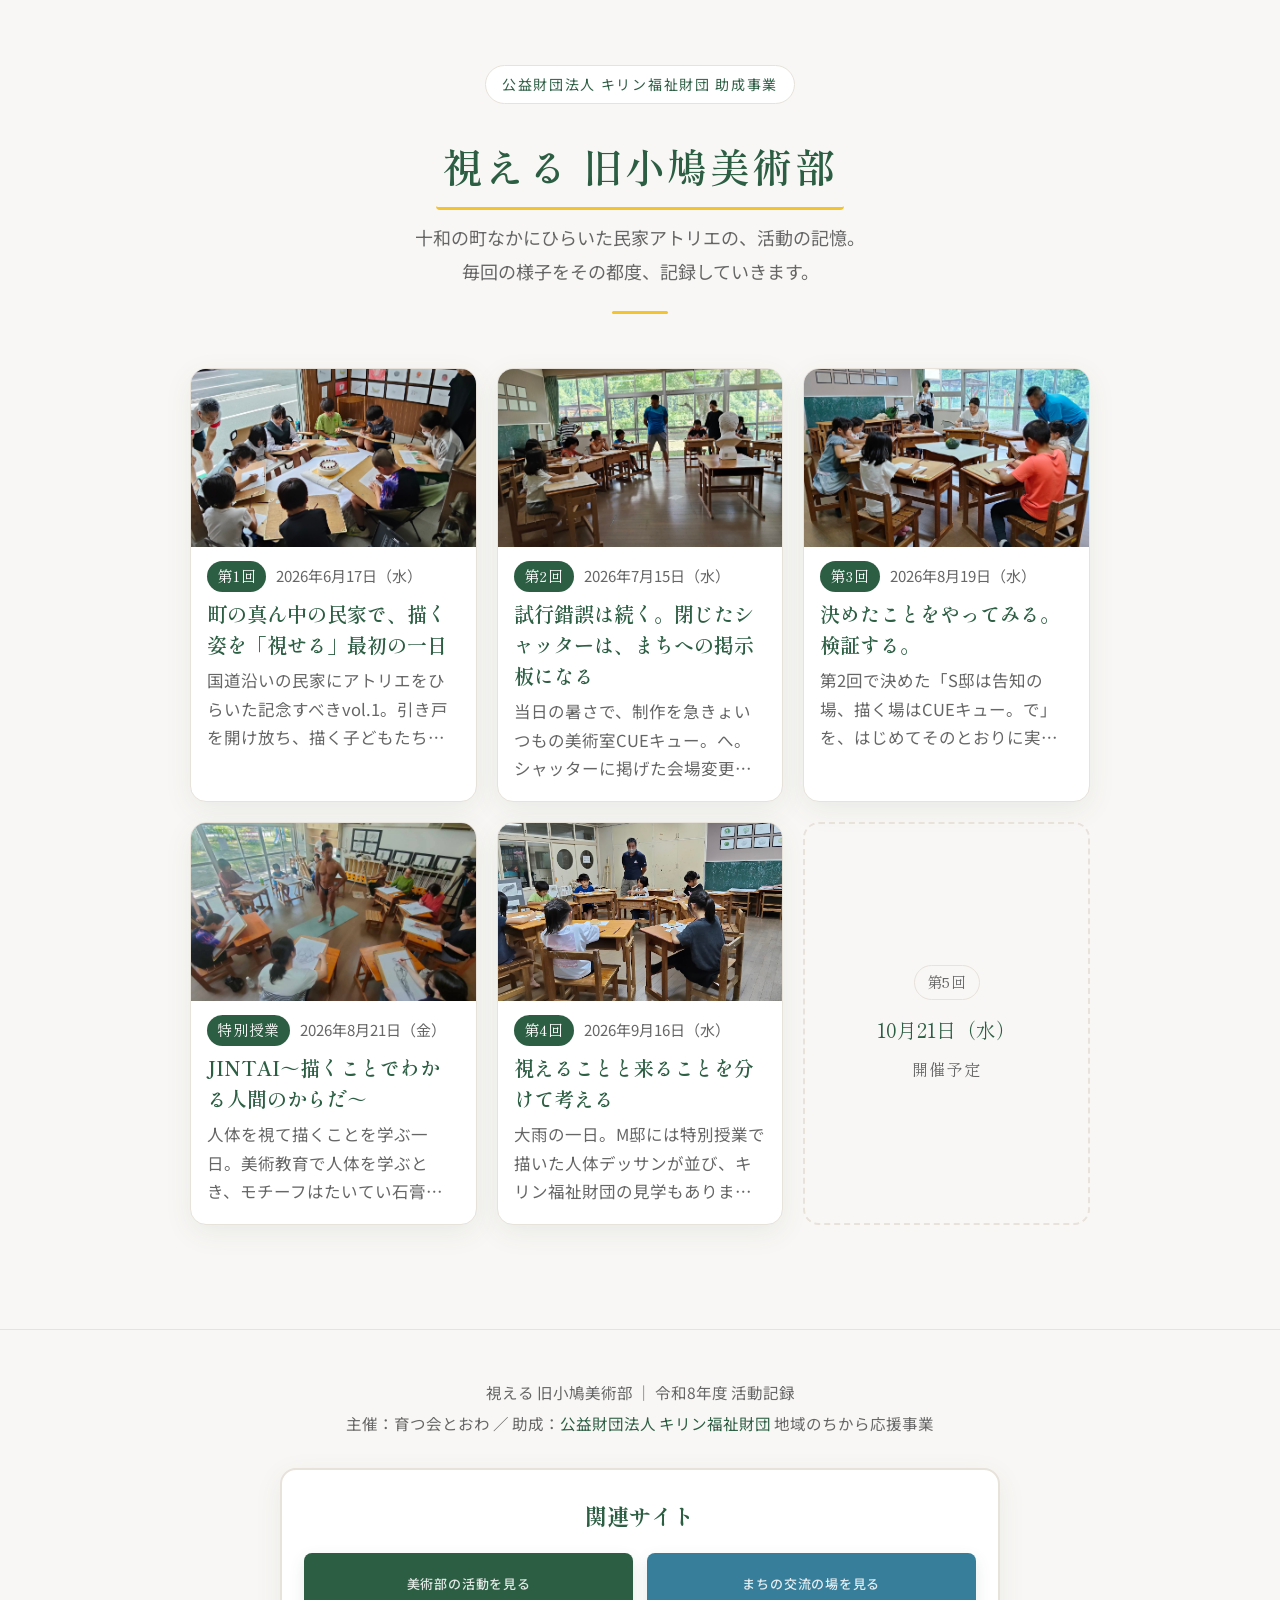
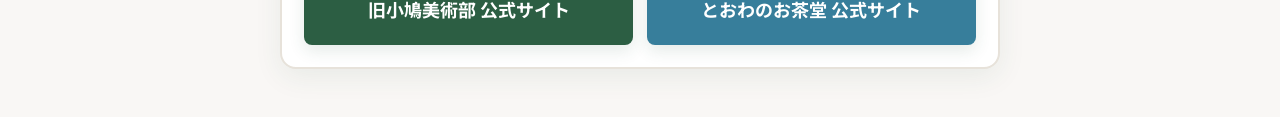
<file: index.html>
<!DOCTYPE html>
<html lang="ja">
<head>
  <meta charset="UTF-8" />
  <meta name="viewport" content="width=device-width, initial-scale=1.0" />
  <!-- 検索エンジンに載せない（URLを知る人だけ） -->
  <meta name="robots" content="noindex, nofollow" />
  <title>美術部 活動記録 ｜ 令和8年度</title>
  <link rel="preconnect" href="https://fonts.googleapis.com">
  <link rel="preconnect" href="https://fonts.gstatic.com" crossorigin>
  <link href="https://fonts.googleapis.com/css2?family=Noto+Sans+JP:wght@300;400;500;700&family=Shippori+Mincho:wght@500;600;700&display=swap" rel="stylesheet">
  <link rel="stylesheet" href="assets/style.css" />
</head>
<body>

  <header class="site-head">
    <div class="badge">公益財団法人 キリン福祉財団 助成事業</div>
    <h1><a class="brand-link" href="https://tetiteti36-wq.github.io/kobato-art-site/" target="_blank" rel="noopener noreferrer">視える 旧小鳩美術部</a></h1>
    <p>十和の町なかにひらいた民家アトリエの、活動の記憶。<br />
       毎回の様子をその都度、記録していきます。</p>
    <div class="rule"></div>
  </header>

  <main class="feed">
    <div class="card-grid">

      <!-- 新しい回を上（左）に追加していく -->

      <a class="card" href="reports/2026-06-17-vol01.html">
        <div class="thumb" style="background-image:url('assets/img/vol1/vol01-cover.jpg')"></div>
        <div class="body">
          <div class="meta">
            <span class="vol">第1回</span>
            <span>2026年6月17日（水）</span>
          </div>
          <h2>町の真ん中の民家で、描く姿を「視せる」最初の一日</h2>
          <p class="excerpt">国道沿いの民家にアトリエをひらいた記念すべきvol.1。引き戸を開け放ち、描く子どもたちの姿をまちに開きました。</p>
        </div>
      </a>

      <a class="card" href="reports/2026-07-15-vol02.html">
        <div class="thumb" style="background-image:url('assets/img/vol2/5.jpg')"></div>
        <div class="body">
          <div class="meta">
            <span class="vol">第2回</span>
            <span>2026年7月15日（水）</span>
          </div>
          <h2>試行錯誤は続く。閉じたシャッターは、まちへの掲示板になる</h2>
          <p class="excerpt">当日の暑さで、制作を急きょいつもの美術室CUEキュー。へ。シャッターに掲げた会場変更の告知が、思いがけずまちの目に留まりました。</p>
        </div>
      </a>

      <!-- ↑ これを複製して、第3回・第4回…と増やしていきます -->

      <a class="card" href="reports/2026-08-19-vol03.html">
        <div class="thumb" style="background-image:url('assets/img/vol3/vol03-cover.jpg')"></div>
        <div class="body">
          <div class="meta">
            <span class="vol">第3回</span>
            <span>2026年8月19日（水）</span>
          </div>
          <h2>決めたことをやってみる。検証する。</h2>
          <p class="excerpt">第2回で決めた「S邸は告知の場、描く場はCUEキュー。で」を、はじめてそのとおりに実行。シャッターに貼ったポスターは、貼っている最中から通りがかりの人の足を止めました。</p>
        </div>
      </a>

      <!-- 次回予告（記事ができたら、上のカード形式に置き換える） -->


      <a class="card" href="reports/2026-08-21-jintai.html">
        <div class="thumb" style="background-image:url('assets/img/jintai/jintai-09.jpg')"></div>
        <div class="body">
          <div class="meta">
            <span class="vol">特別授業</span>
            <span>2026年8月21日（金）</span>
          </div>
          <h2>JINTAI～描くことでわかる人間のからだ～</h2>
          <p class="excerpt">人体を視て描くことを学ぶ一日。美術教育で人体を学ぶとき、モチーフはたいてい石膏像です。この日は実物の生身のからだを前に、3時間。</p>
        </div>
      </a>

      <a class="card" href="reports/2026-09-16-vol04.html">
        <div class="thumb" style="background-image:url('assets/img/vol4/vol04-03.jpg')"></div>
        <div class="body">
          <div class="meta">
            <span class="vol">第4回</span>
            <span>2026年9月16日（水）</span>
          </div>
          <h2>視えることと来ることを分けて考える</h2>
          <p class="excerpt">大雨の一日。M邸には特別授業で描いた人体デッサンが並び、キリン福祉財団の見学もありました。知られてきた手応えと、それが参加には表れないこと。</p>
        </div>
      </a>

      <!-- 次回予告（記事ができたら、上のカード形式に置き換える） -->
      <div class="card card-next">
        <div class="next-inner">
          <span class="vol vol-ghost">第5回</span>
          <p class="next-date">10月21日（水）</p>
          <p class="next-note next-note--soft">開催予定</p>
        </div>
      </div>

    </div>
  </main>

  <footer class="site-foot">
    <p>視える 旧小鳩美術部 ｜ 令和8年度 活動記録<br />
       主催：育つ会とおわ ／ 助成：<span class="kirin">公益財団法人 キリン福祉財団</span> 地域のちから応援事業</p>
    <section class="related-sites" aria-labelledby="related-sites-title">
      <h2 id="related-sites-title">関連サイト</h2>
      <nav class="site-links" aria-label="関連サイト">
        <a class="site-link site-link--art" href="https://tetiteti36-wq.github.io/kobato-art-site/" target="_blank" rel="noopener noreferrer"><span>美術部の活動を見る</span>旧小鳩美術部 公式サイト</a>
        <a class="site-link site-link--tea" href="https://tetiteti36-wq.github.io/towaochadou-site/" target="_blank" rel="noopener noreferrer"><span>まちの交流の場を見る</span>とおわのお茶堂 公式サイト</a>
      </nav>
    </section>
  </footer>

</body>
</html>
</file>
<file: assets/style.css>
/* =========================================================
   美術部 活動記録 — 共通スタイル
   既存サイト（小鳩美術部）のデザイントークンに準拠
   静的サイト（ビルドなし） / バニラCSS
   ========================================================= */

:root {
  --clr-forest-green: #2C5E43;
  --clr-soft-blue:    #A9D1E1;
  --clr-accent-yellow:#F4C430;
  --clr-accent-orange:#E67E22;
  --clr-text-main:    #333333;
  --clr-text-light:   #666666;
  --clr-bg-light:     #F9F7F5;
  --clr-bg-white:     #FFFFFF;
  --clr-line:         #e7e2da;

  --font-heading: 'Shippori Mincho', serif;
  --font-body:    'Noto Sans JP', sans-serif;

  --space-sm: 1rem;
  --space-md: 2rem;
  --space-lg: 4rem;

  --br-sm: 8px;
  --br-md: 16px;
  --br-lg: 24px;

  --shadow: 0 8px 28px rgba(44, 94, 67, .08);
  --maxw:   760px;
}

* { box-sizing: border-box; }
html { scroll-behavior: smooth; }

body {
  margin: 0;
  font-family: var(--font-body);
  font-size: 19px;
  color: var(--clr-text-main);
  background-color: var(--clr-bg-light);
  line-height: 1.9;
  font-weight: 400;
  -webkit-font-smoothing: antialiased;
}

.wrap { max-width: var(--maxw); margin: 0 auto; padding: 0 20px; }

/* ---------- ヘッダー ---------- */
.site-head {
  text-align: center;
  padding: 4rem 20px 2rem;
}
.site-head .badge {
  display: inline-block;
  font-size: 14px;
  letter-spacing: .12em;
  color: var(--clr-forest-green);
  background: var(--clr-bg-white);
  border: 1px solid var(--clr-line);
  padding: 5px 16px;
  border-radius: 999px;
  margin-bottom: 1.4rem;
}
.site-head h1 {
  font-family: var(--font-heading);
  font-weight: 600;
  font-size: clamp(28px, 5vw, 40px);
  color: var(--clr-forest-green);
  margin: 0 0 .6rem;
  letter-spacing: .06em;
}
.brand-link {
  position: relative;
  display: inline-block;
  color: inherit;
  text-decoration: none;
  border-bottom: 3px solid var(--clr-accent-yellow);
  border-radius: 10px 10px 4px 4px;
  padding: .05em .18em .08em;
  cursor: pointer;
  transition: color .35s ease, background-color .35s ease,
              box-shadow .35s ease, transform .35s cubic-bezier(.2,.8,.2,1);
}
.brand-link::after {
  content: "公式サイトへ";
  position: absolute;
  left: 50%; top: -2.25em;
  color: var(--clr-bg-white);
  background: var(--clr-forest-green);
  border-radius: 999px;
  padding: 3px 12px;
  font-family: var(--font-body);
  font-size: 12px;
  font-weight: 500;
  letter-spacing: .08em;
  line-height: 1.6;
  white-space: nowrap;
  opacity: 0;
  pointer-events: none;
  transform: translate(-50%, 7px) scale(.94);
  transition: opacity .3s ease, transform .35s cubic-bezier(.2,.8,.2,1);
}
.brand-link:hover,
.brand-link:focus-visible {
  color: var(--clr-accent-orange);
  background: rgba(244, 196, 48, .12);
  box-shadow: 0 10px 30px rgba(44, 94, 67, .16);
  transform: translateY(-3px) scale(1.025);
  outline: none;
}
.brand-link:hover::after,
.brand-link:focus-visible::after {
  opacity: 1;
  transform: translate(-50%, 0) scale(1);
}
@media (prefers-reduced-motion: reduce) {
  .brand-link,
  .brand-link::after { transition: none; }
  .brand-link:hover,
  .brand-link:focus-visible { transform: none; }
}
.site-head p {
  color: var(--clr-text-light);
  margin: 0 auto;
  max-width: 30em;
  font-size: 18px;
}
.rule {
  width: 56px; height: 3px; margin: 1.4rem auto 0;
  background: var(--clr-accent-yellow); border-radius: 3px;
}

/* ---------- レポート一覧（カード／横3枚グリッド） ---------- */
.feed {
  max-width: 940px; margin: 0 auto;
  padding: 1.4rem 20px 4.5rem;
}
.card-grid {
  display: grid; grid-template-columns: repeat(3, 1fr);
  gap: 20px; align-items: stretch;
}
@media (max-width: 760px) { .card-grid { grid-template-columns: repeat(3, 1fr); gap: 12px; } }
@media (max-width: 480px) { .card-grid { grid-template-columns: 1fr 1fr; } }

.card {
  display: block;
  text-decoration: none;
  color: inherit;
  background: var(--clr-bg-white);
  border: 1px solid var(--clr-line);
  border-radius: var(--br-md);
  box-shadow: var(--shadow);
  overflow: hidden;
  transition: transform .18s ease, box-shadow .18s ease;
}
.card:hover { transform: translateY(-3px); box-shadow: 0 14px 34px rgba(44,94,67,.14); }

/* 次回予告カード（記事ができたら通常カードに置き換え） */
.card-next {
  border: 2px dashed var(--clr-line); background: transparent; box-shadow: none;
  display: flex; align-items: center; justify-content: center; text-align: center;
  min-height: 140px;
}
.card-next:hover { transform: none; box-shadow: none; }
.next-inner { padding: 1.6rem; color: var(--clr-text-light); }
.vol-ghost {
  display: inline-block; font-family: var(--font-heading);
  color: var(--clr-text-light); background: transparent;
  border: 1px solid var(--clr-line); padding: 2px 12px; border-radius: 999px;
  font-size: 15px; letter-spacing: .05em; margin-bottom: .7rem;
}
.next-date { font-family: var(--font-heading); color: var(--clr-forest-green); font-size: 20px; margin: 0 0 .3rem; }
.next-note { font-family: var(--font-heading); font-size: 16px; color: var(--clr-forest-green); margin: 0; letter-spacing: .08em; }
.next-note--soft { color: var(--clr-text-light); }

.card .thumb {
  aspect-ratio: 16 / 10;
  background: #eceae5 center/cover no-repeat;
  display: flex; align-items: center; justify-content: center;
  color: #b3ada1; font-size: 13px;
}
.card .body { padding: .9rem 1rem 1.1rem; }
.card .meta {
  display: flex; gap: 10px; flex-wrap: wrap; align-items: center;
  font-size: 15px; color: var(--clr-text-light); margin-bottom: .4rem;
}
.card .meta .vol {
  font-family: var(--font-heading);
  color: var(--clr-bg-white);
  background: var(--clr-forest-green);
  padding: 1px 10px; border-radius: 999px; font-size: 15px;
  letter-spacing: .05em;
}
.card h2 {
  font-family: var(--font-heading); font-weight: 600;
  color: var(--clr-forest-green);
  font-size: 20px; line-height: 1.55; margin: 0 0 .35rem;
}
.card .excerpt {
  color: var(--clr-text-light); font-size: 16.5px; line-height: 1.75; margin: 0;
  display: -webkit-box; -webkit-line-clamp: 3; -webkit-box-orient: vertical; overflow: hidden;
}

/* ---------- 記事ページ ---------- */
.article { padding: .6rem 0 4.5rem; }
.article .back {
  display: inline-block; margin: .6rem 0 1.4rem;
  color: var(--clr-text-light); text-decoration: none; font-size: 16px;
}
.article .back:hover { color: var(--clr-forest-green); }

.article header {
  border-bottom: 1px solid var(--clr-line);
  padding-bottom: 1.4rem; margin-bottom: 1.6rem;
}
.article .vol-tag {
  font-family: var(--font-heading);
  color: var(--clr-bg-white); background: var(--clr-forest-green);
  padding: 3px 14px; border-radius: 999px; font-size: 13px; letter-spacing: .06em;
}
.article h1 {
  font-family: var(--font-heading); font-weight: 600;
  color: var(--clr-forest-green);
  font-size: clamp(27px, 4.5vw, 35px); margin: .8rem 0 1.2rem;
  line-height: 1.5;
}

/* シンボル写真（タイトル直下・小さめ＆中央） */
.hero {
  max-width: 560px; margin: 0 auto 1.6rem;
}
.hero img {
  width: 100%; height: auto; display: block;
  border-radius: var(--br-md); border: 1px solid var(--clr-line);
  box-shadow: var(--shadow); cursor: zoom-in;
}

.facts {
  display: grid; grid-template-columns: repeat(auto-fit, minmax(130px, 1fr));
  gap: 10px; margin: 0;
}
.facts .f {
  background: var(--clr-bg-white); border: 1px solid var(--clr-line);
  border-radius: var(--br-sm); padding: 10px 12px;
}
.facts .f .k { font-size: 15px; color: var(--clr-text-light); }
.facts .f .v {
  font-family: var(--font-heading); font-size: 19px; font-weight: 600;
  color: var(--clr-forest-green);
}
.facts-label {
  font-size: 15px; color: var(--clr-text-light);
  margin: 14px 0 6px; letter-spacing: .04em;
}

.article h2 {
  font-family: var(--font-heading); font-weight: 600;
  font-size: 24px; color: var(--clr-forest-green);
  margin: 2.4rem 0 .7rem;
  padding-left: 14px; border-left: 4px solid var(--clr-accent-yellow);
}
.article p { margin: 0 0 1rem; }
.inline-link {
  color: var(--clr-forest-green);
  text-decoration-color: var(--clr-accent-yellow);
  text-decoration-thickness: 2px;
  text-underline-offset: 3px;
}
.inline-link:hover { color: var(--clr-accent-orange); }
.article .note { color: var(--clr-text-light); font-size: 16px; }

/* 注釈（本文中のマーカーと、対応する脚注） */
.fn-ref {
  font-size: .75em; color: var(--clr-accent-orange);
  font-weight: 700; vertical-align: .3em; margin: 0 .1em;
  white-space: nowrap;
}
.article .footnote {
  font-size: 15px; line-height: 1.9; color: var(--clr-text-light);
  background: var(--clr-bg-light); border-left: 3px solid var(--clr-accent-orange);
  border-radius: 0 var(--br-sm) var(--br-sm) 0;
  padding: .9rem 1.1rem; margin: 1.2rem 0 1.6rem;
}
.article .footnote strong { color: var(--clr-text-main); }
.article ul {
  margin: 0 0 1rem; padding: 0; list-style: none;
}
.article ul li {
  position: relative; padding: .5rem .8rem .5rem 1rem;
  margin-bottom: .5rem;
  background: var(--clr-bg-white); border: 1px solid var(--clr-line);
  border-left: 3px solid var(--clr-soft-blue);
  border-radius: var(--br-sm);
}

/* 写真ギャラリー（3列・本文より広い帯で大きく見せる） */
.gallery {
  display: grid; grid-template-columns: repeat(3, 1fr);
  gap: 16px; margin: 1rem auto 1.4rem;
  width: min(100vw - 36px, 1080px);
  margin-left: 50%; transform: translateX(-50%);
}
.gallery figure {
  margin: 0;
  background: var(--clr-bg-white); border: 1px solid var(--clr-line);
  border-radius: var(--br-md); overflow: hidden; box-shadow: var(--shadow);
}
.gallery img {
  width: 100%; aspect-ratio: 4/3; object-fit: cover; display: block;
  cursor: zoom-in; transition: filter .15s ease;
}
.gallery img:hover { filter: brightness(1.05); }
.gallery figcaption {
  position: relative;
  font-size: 16px; color: var(--clr-text-light);
  padding: 12px 14px 14px; line-height: 1.65;
  max-height: 5.7em; overflow: hidden;
}
.gallery figcaption.caption-fade::after {
  content: "";
  position: absolute; left: 0; right: 0; bottom: 0;
  height: 2.5em;
  background: linear-gradient(to bottom, rgba(255,255,255,0), var(--clr-bg-white) 88%);
  pointer-events: none;
}
@media (max-width: 720px) {
  .gallery { grid-template-columns: repeat(2, 1fr); gap: 12px; }
}
@media (max-width: 420px) {
  .gallery { grid-template-columns: 1fr 1fr; gap: 10px; }
  .gallery figcaption { font-size: 15px; padding: 10px 12px 12px; }
}

/* チラシ（1枚を大きく中央に） */
.flyer-wrap { text-align: center; margin: 1rem 0; }
.flyer-wrap figure { margin: 0; display: inline-block; }
.flyer-wrap img {
  width: 100%; max-width: 440px; height: auto;
  border-radius: var(--br-sm); border: 1px solid var(--clr-line);
  cursor: zoom-in;
}
.flyer-wrap figcaption { font-size: 16px; color: var(--clr-text-light); margin-top: 8px; }

/* 画像拡大ライトボックス */
#lightbox {
  position: fixed; inset: 0; z-index: 999;
  background: rgba(20, 15, 10, .88);
  display: none; align-items: center; justify-content: center;
  padding: 24px; cursor: zoom-out;
}
#lightbox.open { display: flex; }
#lightbox img {
  max-width: 100%; max-height: 86vh; object-fit: contain;
  border-radius: var(--br-sm); box-shadow: 0 10px 40px rgba(0,0,0,.5);
}
#lightbox-cap {
  position: absolute; left: 0; right: 0; bottom: 18px;
  text-align: center; color: #fff; font-size: 16px; padding: 0 24px;
  text-shadow: 0 1px 3px rgba(0,0,0,.7); line-height: 1.6;
}
#lightbox-close {
  position: absolute; top: 12px; right: 18px;
  background: none; border: none; color: #fff;
  font-size: 36px; line-height: 1; cursor: pointer;
}
.ph {
  width: 100%; aspect-ratio: 4/3; border-radius: var(--br-sm);
  background: #eceae5;
  display: flex; align-items: center; justify-content: center;
  color: #b3ada1; font-size: 13px; border: 1px dashed #d6d0c5;
}

/* お金メモ */
.money {
  background: var(--clr-bg-white); border: 1px solid var(--clr-line);
  border-left: 4px solid var(--clr-soft-blue);
  border-radius: var(--br-sm); padding: 14px 18px; font-size: 16px;
}
.money .ttl {
  font-family: var(--font-heading);
  color: var(--clr-forest-green); font-weight: 600; margin-bottom: .2rem;
}

/* ---------- フッター ---------- */
.site-foot {
  text-align: center; color: var(--clr-text-light); font-size: 15.5px;
  padding: 2rem 20px 3rem; margin-top: 2rem;
  border-top: 1px solid var(--clr-line);
  line-height: 2;
}
.site-foot .kirin { color: var(--clr-forest-green); }
.related-sites {
  max-width: 720px;
  margin: 1.8rem auto 0;
  padding: 1.4rem;
  background: var(--clr-bg-white);
  border: 2px solid var(--clr-line);
  border-radius: var(--br-md);
  box-shadow: var(--shadow);
}
.site-foot .related-sites h2 {
  margin: 0 0 1rem;
  padding: 0;
  border: 0;
  color: var(--clr-forest-green);
  font-family: var(--font-heading);
  font-size: 22px;
}
.site-links {
  display: grid;
  grid-template-columns: repeat(2, minmax(0, 1fr));
  gap: 14px;
}
.site-link {
  display: flex;
  flex-direction: column;
  justify-content: center;
  min-height: 92px;
  color: #fff !important;
  border: 2px solid transparent;
  border-radius: var(--br-sm);
  padding: 14px 18px;
  text-decoration: none;
  font-size: 18px;
  font-weight: 700;
  line-height: 1.45;
  box-shadow: 0 6px 16px rgba(44,94,67,.12);
  transition: transform .18s ease, box-shadow .18s ease;
}
.site-link span {
  display: block;
  margin-bottom: 2px;
  font-size: 13px;
  font-weight: 500;
  letter-spacing: .06em;
  opacity: .86;
}
.site-link--art { background: var(--clr-forest-green); }
.site-link--tea { background: #377e9b; }
.site-link:hover,
.site-link:focus-visible {
  transform: translateY(-3px);
  box-shadow: 0 10px 24px rgba(44,94,67,.22);
}
@media (max-width: 560px) {
  .site-links { grid-template-columns: 1fr; }
  .related-sites { padding: 1rem; }
}
.site-foot a { color: var(--clr-forest-green); }

/* 編集者向けの注記（公開時に消す） */
.draft-note {
  background: #fffaf0; border: 1px dashed var(--clr-accent-orange); color: #a85f1c;
  border-radius: var(--br-sm); padding: 10px 14px; font-size: 13px; margin: 14px 0;
}

/* ---------- 引用（取材や参加者の言葉） ---------- */
.quote {
  margin: 2rem 0;
  padding: 1.6rem 1.8rem;
  background: var(--clr-bg-white);
  border-left: 5px solid var(--clr-forest-green);
  border-radius: 0 var(--br-sm) var(--br-sm) 0;
  box-shadow: var(--shadow);
}
.quote p {
  margin: 0;
  font-family: var(--font-heading);
  font-size: 20px;
  line-height: 2.05;
}
.quote .who {
  display: block;
  margin-top: 1rem;
  font-family: var(--font-body);
  font-size: 15px;
  color: var(--clr-text-light);
}
@media (max-width: 600px) {
  .quote { padding: 1.2rem 1.2rem; }
  .quote p { font-size: 18px; }
}
</file>
